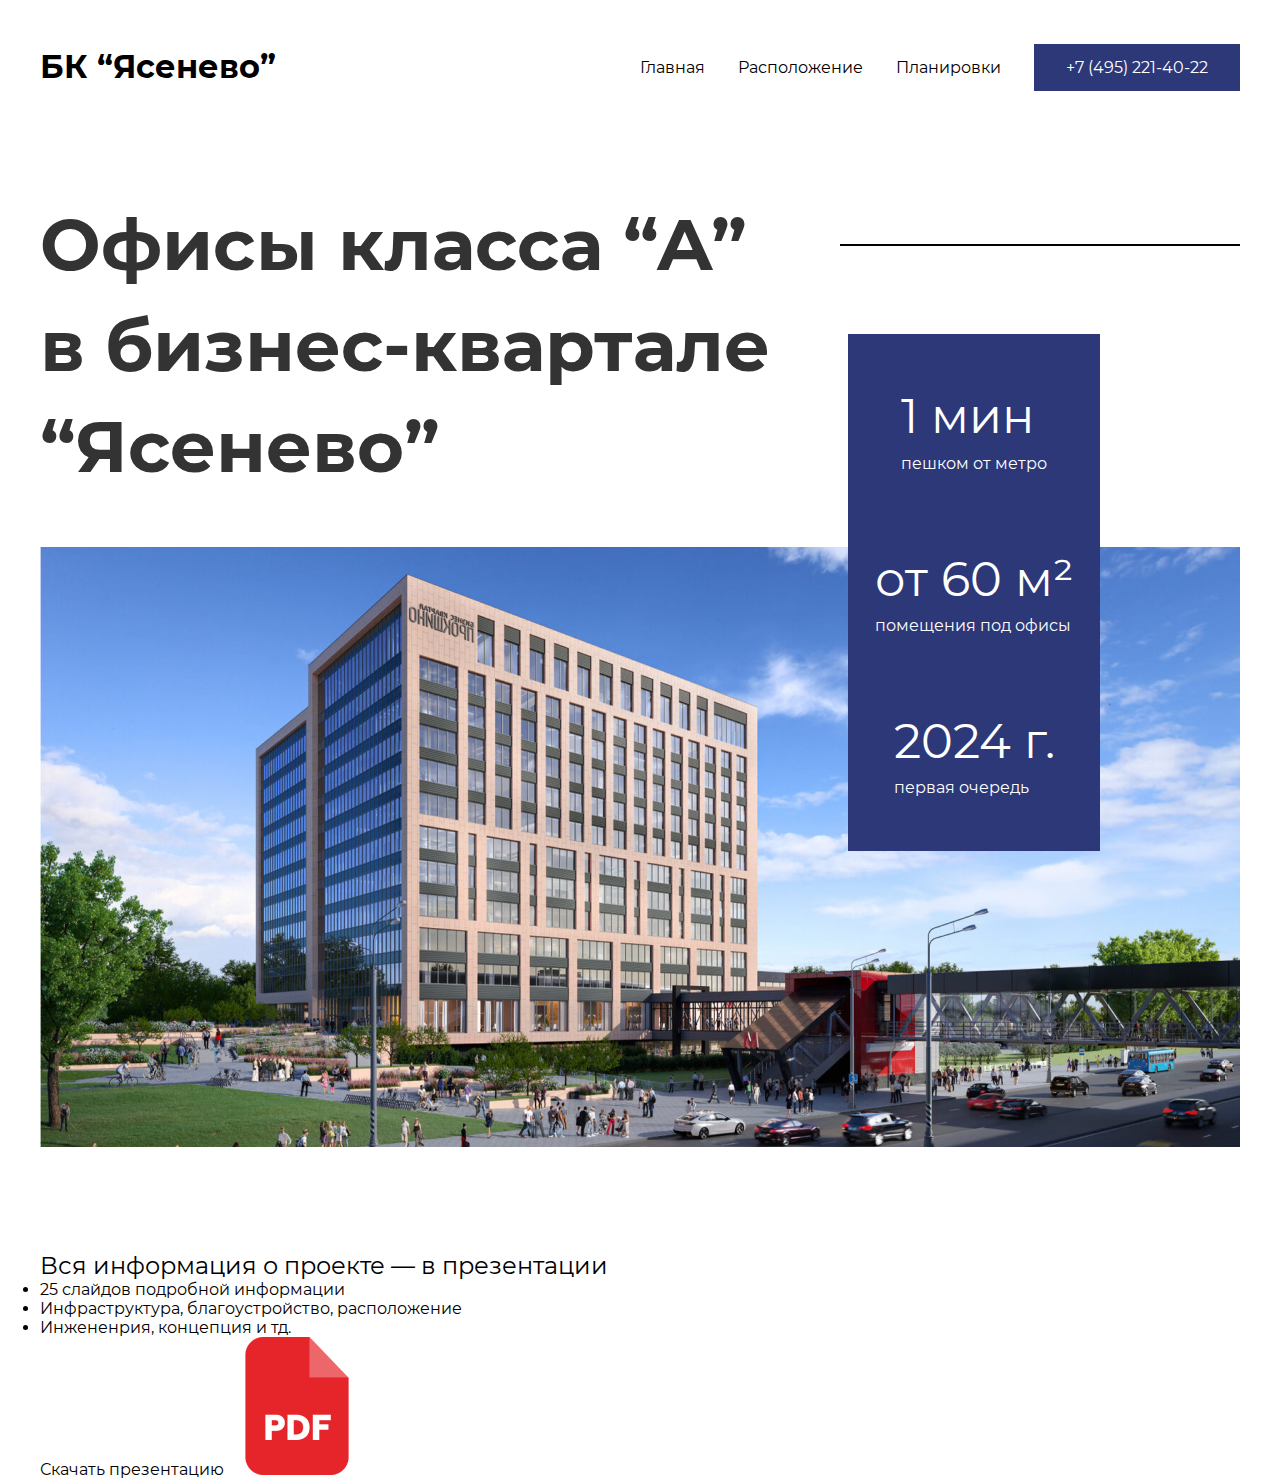
<file: index.html>
<!DOCTYPE html>
<html lang="en">
<head>
  <meta charset="UTF-8">
  <meta http-equiv="X-UA-Compatible" content="IE=edge">
  <meta name="viewport" content="width=device-width, initial-scale=1.0">
  <link rel="stylesheet" href="css/style.css">
  <link rel="stylesheet" href="css/header.css">
  <link rel="stylesheet" href="css/hero.css">
  <title>БК “Ясенево” | Главная</title>
</head>
<body>
  <div class="wrapper">
    <header>
      <div class="container">
        <div class="header">
          <div class="header__logo">БК “Ясенево”</div>
          <nav>
            <ul class="nav">
              <li class="nav__item"><a href="/">Главная</a></li>
              <li class="nav__item"><a href="location.html">Расположение</a></li>
              <li class="nav__item"><a href="plans.html">Планировки</a></li>
              <li class="nav__item nav__item_button"><a href="tel:+74952214022">+7 (495) 221-40-22</a></li>
            </ul>
          </nav>
        </div>
      </div>
    </header>
    <main>
      <div class="container">
        <section class="hero">
          <h1 class="hero__title">Офисы класса “А” в бизнес-квартале “Ясенево”</h1>
          <img class="hero__image" src="/assets/images/Mask group.png" alt="Бизнес квартал">
          <div class="hero__parametrs">
            <div class="hero__parametrs__item">
              <span><strong>1 мин</strong></span>
              <span>пешком от метро</span>
            </div>
            <div class="hero__parametrs__item">
              <span><strong>от 60 м²</strong></span>
              <span>помещения под офисы</span>
            </div>
            <div class="hero__parametrs__item">
              <span><strong>2024 г.</strong></span>
              <span>первая очередь</span>
            </div>
          </div>
        </section>
        <section class="pdf">
          <h2 class="pdf__title">Вся информация о проекте — в презентации</h2>
          <ul>
            <li>25 слайдов подробной информации</li>
            <li>Инфраструктура, благоустройство, расположение</li>
            <li>Инжененрия, концепция и тд.</li>
          </ul>
          <a href="/assets/Obrazets-polnogo-dizai-n-proekta-1.pdf" class="pdf__link pdf__link_button">Скачать презентацию</a>
          <img src="/assets/images/image 6.png" alt="" class="pdf__image">
        </section>
      </div>
    </main>
  </div>
</body>
</html>
</file>
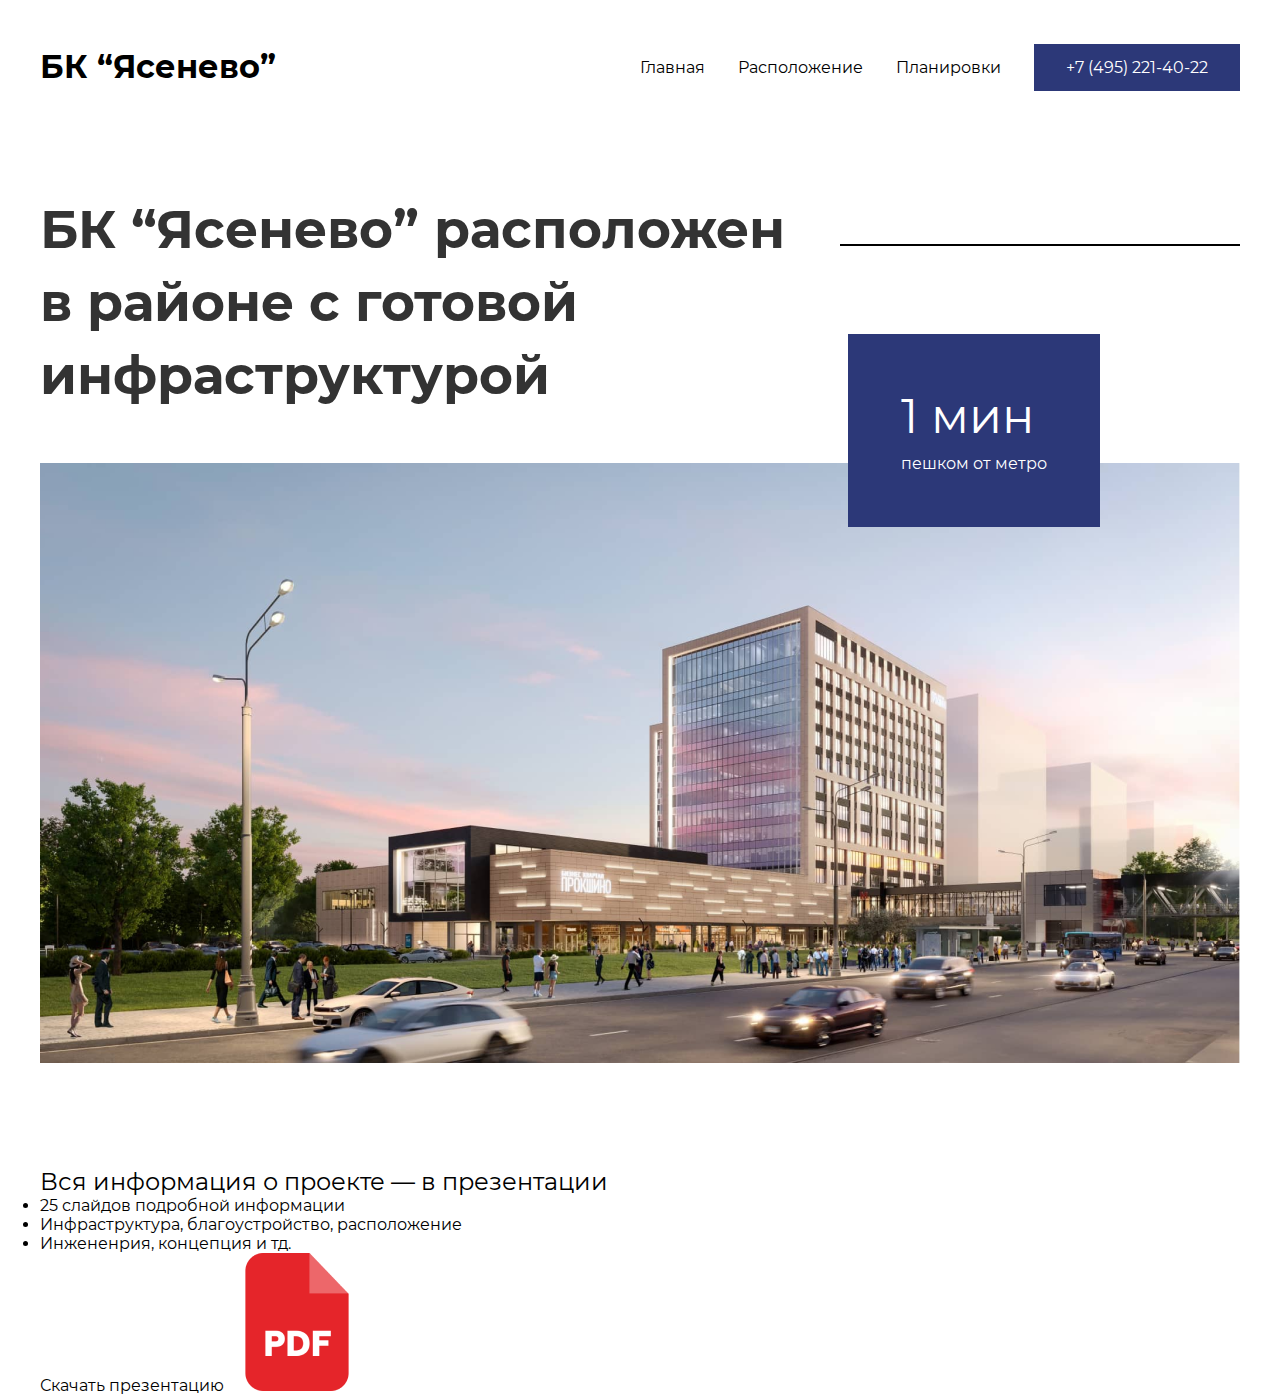
<file: location.html>
<!DOCTYPE html>
<html lang="en">
<head>
  <meta charset="UTF-8">
  <meta http-equiv="X-UA-Compatible" content="IE=edge">
  <meta name="viewport" content="width=device-width, initial-scale=1.0">
  <link rel="stylesheet" href="css/style.css">
  <link rel="stylesheet" href="css/header.css">
  <link rel="stylesheet" href="css/hero.css">
  <title>БК “Ясенево” | Расположение</title>
</head>
<body>
  <div class="wrapper">
    <header>
      <div class="container">
        <div class="header">
          <div class="header__logo">БК “Ясенево”</div>
          <nav>
            <ul class="nav">
              <li class="nav__item"><a href="/">Главная</a></li>
              <li class="nav__item"><a href="location.html">Расположение</a></li>
              <li class="nav__item"><a href="plans.html">Планировки</a></li>
              <li class="nav__item nav__item_button"><a href="tel:+74952214022">+7 (495) 221-40-22</a></li>
            </ul>
          </nav>
        </div>
      </div>
    </header>
    <main>
      <div class="container">
        <section class="hero">
          <h1 class="hero__title hero__title_smaller">БК “Ясенево” расположен в районе с готовой инфраструктурой</h1>
          <img class="hero__image" src="/assets/images/Mask group-1.png" alt="Бизнес квартал">
          <div class="hero__parametrs">
            <div class="hero__parametrs__item">
              <span><strong>1 мин</strong></span>
              <span>пешком от метро</span>
            </div>
          </div>
        </section>
        <section class="pdf">
          <h2 class="pdf__title">Вся информация о проекте — в презентации</h2>
          <ul>
            <li>25 слайдов подробной информации</li>
            <li>Инфраструктура, благоустройство, расположение</li>
            <li>Инжененрия, концепция и тд.</li>
          </ul>
          <a href="/assets/Obrazets-polnogo-dizai-n-proekta-1.pdf" class="pdf__link pdf__link_button">Скачать презентацию</a>
          <img src="/assets/images/image 6.png" alt="" class="pdf__image">
        </section>
      </div>
    </main>
  </div>
</body>
</html>
</file>
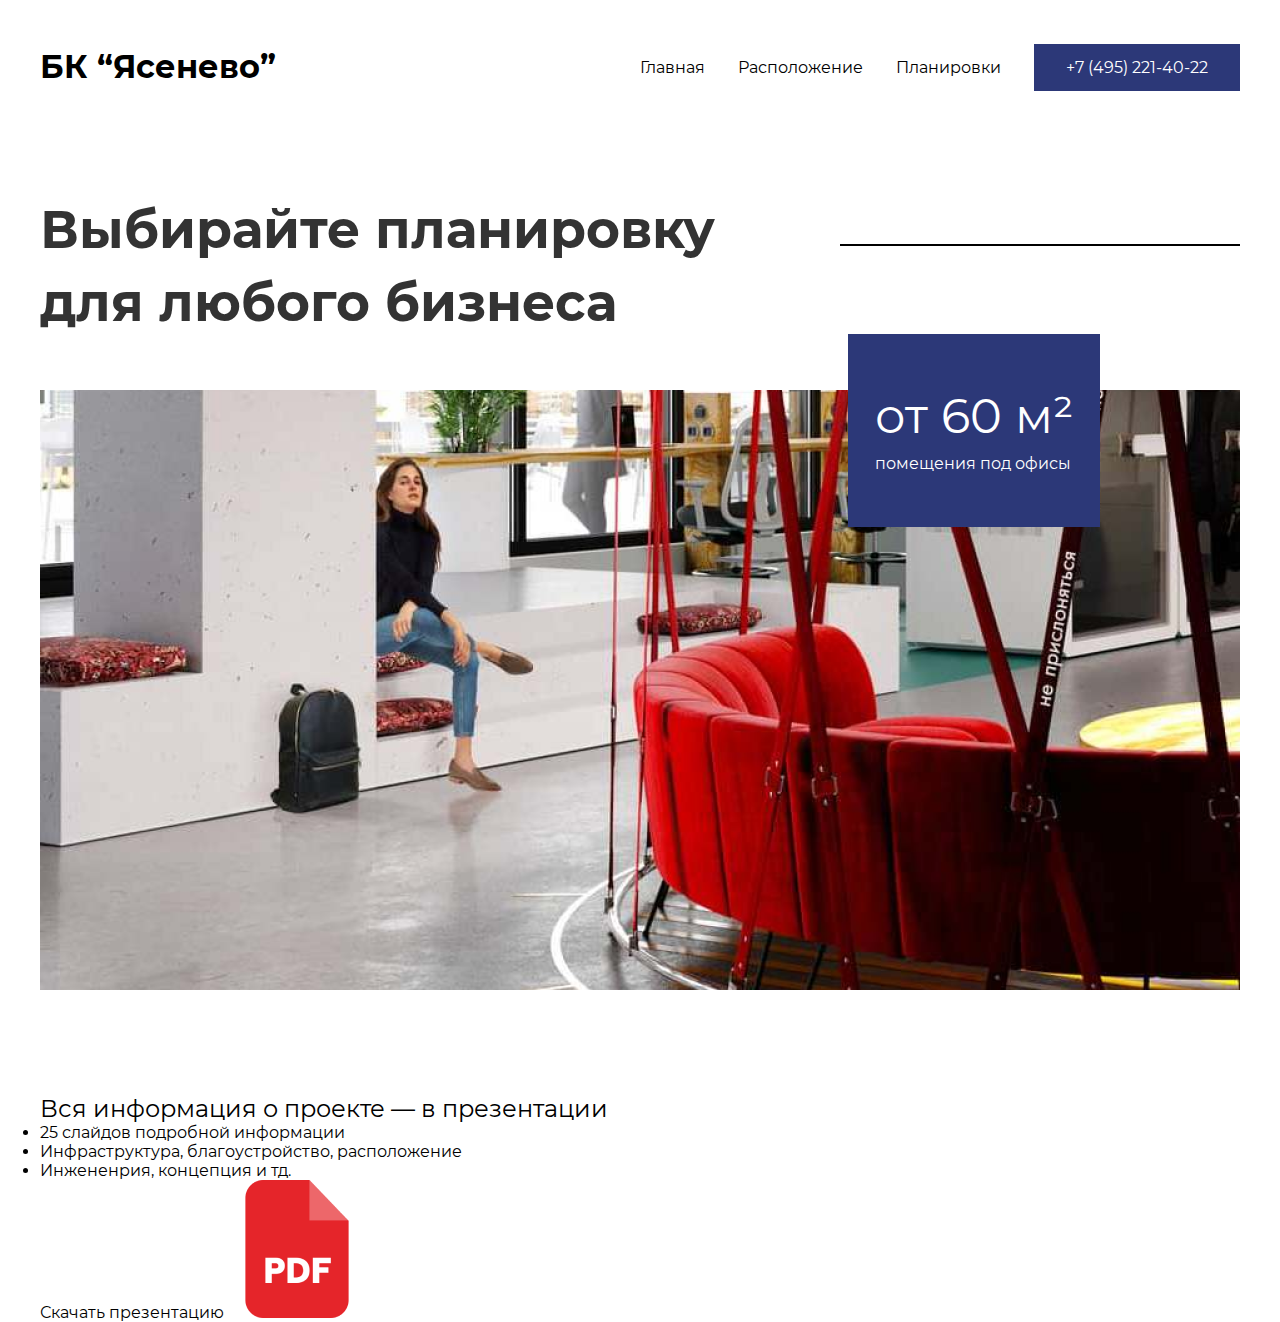
<file: plans.html>
<!DOCTYPE html>
<html lang="en">
<head>
  <meta charset="UTF-8">
  <meta http-equiv="X-UA-Compatible" content="IE=edge">
  <meta name="viewport" content="width=device-width, initial-scale=1.0">
  <link rel="stylesheet" href="css/style.css">
  <link rel="stylesheet" href="css/header.css">
  <link rel="stylesheet" href="css/hero.css">
  <title>БК “Ясенево” | Планировки</title>
</head>
<body>
  <div class="wrapper">
    <header>
      <div class="container">
        <div class="header">
          <div class="header__logo">БК “Ясенево”</div>
          <nav>
            <ul class="nav">
              <li class="nav__item"><a href="/">Главная</a></li>
              <li class="nav__item"><a href="location.html">Расположение</a></li>
              <li class="nav__item"><a href="plans.html">Планировки</a></li>
              <li class="nav__item nav__item_button"><a href="tel:+74952214022">+7 (495) 221-40-22</a></li>
            </ul>
          </nav>
        </div>
      </div>
    </header>
    <main>
      <div class="container">
        <section class="hero">
          <h1 class="hero__title hero__title_smaller">Выбирайте планировку для любого бизнеса</h1>
          <img class="hero__image" src="/assets/images/Mask group-2.png" alt="Бизнес квартал">
          <div class="hero__parametrs">
            <div class="hero__parametrs__item">
              <span><strong>от 60 м²</strong></span>
              <span>помещения под офисы</span>
            </div>
          </div>
        </section>
        <section class="pdf">
          <h2 class="pdf__title">Вся информация о проекте — в презентации</h2>
          <ul>
            <li>25 слайдов подробной информации</li>
            <li>Инфраструктура, благоустройство, расположение</li>
            <li>Инжененрия, концепция и тд.</li>
          </ul>
          <a href="/assets/Obrazets-polnogo-dizai-n-proekta-1.pdf" class="pdf__link pdf__link_button">Скачать презентацию</a>
          <img src="/assets/images/image 6.png" alt="" class="pdf__image">
        </section>
      </div>
    </main>
  </div>
</body>
</html>
</file>
<file: css/style.css>
@font-face {
  font-family: "Montserrat";
  src: url("../assets/fonts/Montserrat-Regular.eot");
  src: local("Montserrat Regular"), local("Montserrat-Regular"), url("../assets/fonts/Montserrat-Regular.eot?#iefix") format("embedded-opentype"), url("../assets/fonts/Montserrat-Regular.woff2") format("woff2"), url("../assets/fonts/Montserrat-Regular.woff") format("woff"), url("../assets/fonts/Montserrat-Regular.ttf") format("truetype");
  font-weight: normal;
  font-style: normal;
}
@font-face {
  font-family: "Montserrat";
  src: url("../assets/fonts/Montserrat-Bold.eot");
  src: local("Montserrat Bold"), local("Montserrat-Bold"), url("../assets/fonts/Montserrat-Bold.eot?#iefix") format("embedded-opentype"), url("../assets/fonts/Montserrat-Bold.woff2") format("woff2"), url("../assets/fonts/Montserrat-Bold.woff") format("woff"), url("../assets/fonts/Montserrat-Bold.ttf") format("truetype");
  font-weight: bold;
  font-style: normal;
}
@font-face {
  font-family: "Montserrat";
  src: url("../assets/fonts/Montserrat-Medium.eot");
  src: local("Montserrat Medium"), local("Montserrat-Medium"), url("../assets/fonts/Montserrat-Medium.eot?#iefix") format("embedded-opentype"), url("../assets/fonts/Montserrat-Medium.woff2") format("woff2"), url("../assets/fonts/Montserrat-Medium.woff") format("woff"), url("../assets/fonts/Montserrat-Medium.ttf") format("truetype");
  font-weight: 500;
  font-style: normal;
}
@font-face {
  font-family: "Montserrat";
  src: url("../assets/fonts/Montserrat-SemiBold.eot");
  src: local("Montserrat SemiBold"), local("Montserrat-SemiBold"), url("../assets/fonts/Montserrat-SemiBold.eot?#iefix") format("embedded-opentype"), url("../assets/fonts/Montserrat-SemiBold.woff2") format("woff2"), url("../assets/fonts/Montserrat-SemiBold.woff") format("woff"), url("../assets/fonts/Montserrat-SemiBold.ttf") format("truetype");
  font-weight: 600;
  font-style: normal;
}
* {
  margin: 0;
  padding: 0;
  font-family: Montserrat, sans-serif;
  font-weight: normal;
  box-sizing: border-box;
}

a {
  text-decoration: none;
  color: inherit;
}

.container {
  width: 1200px;
  margin: 0 auto;
}

.header {
  display: flex;
  align-items: center;
  justify-content: space-between;
  color: #000;
  margin-top: 40px;
}
.header__logo {
  font-weight: 700;
  font-size: 32px;
  line-height: 170%;
}

.nav {
  list-style: none;
  display: flex;
  align-items: center;
  justify-content: space-between;
  width: 600px;
}
.nav__item__button {
  color: #fff;
  padding: 14px 32px;
  background-color: #2C3878;
}/*# sourceMappingURL=style.css.map */
</file>
<file: css/header.css>
.header {
  display: flex;
  align-items: center;
  justify-content: space-between;
  color: #000;
  margin-top: 40px;
}
.header__logo {
  font-weight: 700;
  font-size: 32px;
  line-height: 170%;
}

.nav {
  list-style: none;
  display: flex;
  align-items: center;
  justify-content: space-between;
  width: 600px;
}
.nav__item_button {
  color: #fff;
  padding: 14px 32px;
  background-color: #2C3878;
}/*# sourceMappingURL=header.css.map */
</file>
<file: css/hero.css>
.hero {
  padding: 100px 0;
  position: relative;
}
.hero__title {
  font-weight: bold;
  font-size: 72px;
  line-height: 140%;
  max-width: 760px;
  color: #333;
  margin-bottom: 50px;
}
.hero__title::after {
  position: absolute;
  content: "";
  top: 150px;
  right: 0;
  width: 400px;
  height: 2px;
  background: #000;
}
.hero__title_smaller {
  font-size: 52px;
}
.hero .hero__image {
  width: 100%;
  height: 600px;
}
.hero .hero__parametrs {
  position: absolute;
  right: 140px;
  top: 240px;
  background: #2C3878;
  width: 252px;
  display: flex;
  flex-direction: column;
  align-items: center;
  justify-content: space-around;
  padding-top: 30px;
}
.hero .hero__parametrs__item {
  padding: 40px 0;
}
.hero .hero__parametrs__item span {
  display: block;
  color: #fff;
  font-weight: 400;
  font-size: 16px;
  padding-bottom: 10px;
  line-height: 160%;
}
.hero .hero__parametrs__item strong {
  font-size: 48px;
}/*# sourceMappingURL=hero.css.map */
</file>
